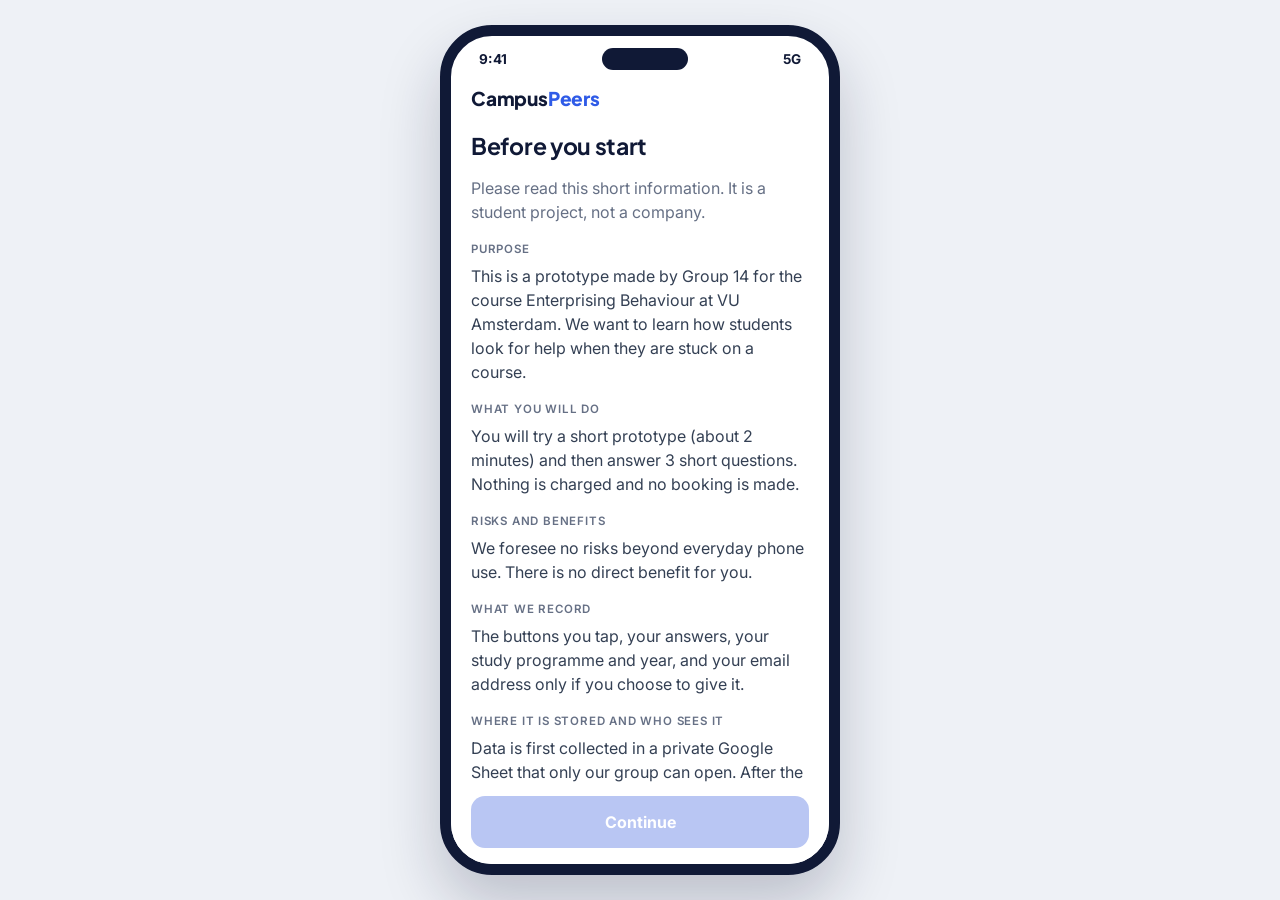
<file: index.html>
<!DOCTYPE html>
<html lang="en">
<head>
  <meta charset="utf-8">
  <meta name="viewport" content="width=device-width, initial-scale=1, viewport-fit=cover">
  <meta name="theme-color" content="#ffffff">
  <title>CampusPeers – course project prototype</title>
  <link rel="preconnect" href="https://fonts.googleapis.com">
  <link rel="preconnect" href="https://fonts.gstatic.com" crossorigin>
  <link href="https://fonts.googleapis.com/css2?family=Inter:wght@400;500;600;700&family=Plus+Jakarta+Sans:wght@700;800&display=swap" rel="stylesheet">
  <link rel="stylesheet" href="css/styles.css">
</head>
<body>
  <div class="stage">
    <div class="phone">
      <div class="statusbar" aria-hidden="true"><span>9:41</span><span class="island"></span><span>5G</span></div>
      <div id="app" class="screen"></div>
    </div>
  </div>
  <script src="js/data.js"></script>
  <script src="js/copy.js"></script>
  <script src="js/store.js"></script>
  <script src="js/views.js"></script>
  <script src="js/app.js"></script>
</body>
</html>
</file>
<file: css/styles.css>
/* CampusPeers prototype – mobile first. On wide screens the app sits in a phone frame for demos. */
:root {
  --blue: #2f5be7;
  --blue-dark: #2449c4;
  --blue-soft: #e9eefd;
  --ink: #101936;
  --text: #344054;
  --muted: #667085;
  --line: #e4e7ec;
  --soft: #f5f7fa;
  --green: #1e8e4a;
  --green-soft: #e7f6ec;
  --red: #c0362c;
  --radius: 14px;
  --head: "Plus Jakarta Sans", "Inter", system-ui, sans-serif;
  --body: "Inter", system-ui, -apple-system, "Segoe UI", Roboto, sans-serif;
}
* { box-sizing: border-box; }
html, body { height: 100%; margin: 0; }
body { font-family: var(--body); color: var(--text); background: #fff; -webkit-font-smoothing: antialiased; }
button, input, select { font: inherit; color: inherit; }
button { cursor: pointer; }
a { color: var(--blue); text-decoration: none; }

.stage { height: 100%; }
.phone { height: 100%; display: flex; flex-direction: column; background: #fff; }
.statusbar { display: none; }
.screen { flex: 1; min-height: 0; display: flex; flex-direction: column; }

/* ---------- layout inside a screen ---------- */
.topbar { display: flex; align-items: center; justify-content: space-between; padding: 14px 20px 6px; }
.brand { font-family: var(--head); font-weight: 800; font-size: 19px; color: var(--ink); letter-spacing: -.2px; }
.brand span { color: var(--blue); }
.toplink { background: none; border: 0; padding: 6px 0; color: var(--blue); font-weight: 600; font-size: 15px; }
.content { flex: 1; min-height: 0; overflow-y: auto; padding: 10px 20px 20px; }
.footer { padding: 12px 20px calc(16px + env(safe-area-inset-bottom)); background: #fff; }
.footer small { display: block; text-align: center; color: var(--muted); font-size: 12px; margin-top: 10px; }

h1 { font-family: var(--head); font-size: 23px; line-height: 1.2; color: var(--ink); margin: 6px 0 16px; letter-spacing: -.3px; }
h2 { font-family: var(--head); font-size: 18px; color: var(--ink); margin: 0 0 6px; }
p { line-height: 1.5; margin: 0 0 12px; }
.label { font-size: 11.5px; font-weight: 600; letter-spacing: .8px; text-transform: uppercase; color: var(--muted); margin: 18px 0 8px; }
.muted { color: var(--muted); }
.center { text-align: center; }

.btn { display: block; width: 100%; padding: 16px; border: 0; border-radius: var(--radius); background: var(--blue); color: #fff; font-weight: 700; font-size: 16px; }
.btn:hover { background: var(--blue-dark); }
.btn:disabled { background: #b9c6f3; cursor: not-allowed; }
.btn.ghost { background: #fff; color: var(--blue); border: 1.5px solid var(--line); }
.btn.small { width: auto; display: inline-block; padding: 9px 13px; font-size: 13.5px; border-radius: 10px; margin: 0 6px 8px 0; }
.btn.danger { background: #fff; color: var(--red); border: 1.5px solid #f0c9c5; }

.input { width: 100%; padding: 14px; border: 1.5px solid var(--line); border-radius: 12px; background: #fff; font-size: 15px; outline: none; }
.input:focus { border-color: var(--blue); }
.input.error { border-color: var(--red); }
.search { position: relative; }
.search svg { position: absolute; left: 14px; top: 50%; transform: translateY(-50%); }
.search .input { padding-left: 40px; border-color: var(--blue); }
.errmsg { color: var(--red); font-size: 13px; margin: 6px 2px 0; min-height: 18px; }

/* ---------- cards ---------- */
.card { display: flex; align-items: center; justify-content: space-between; gap: 12px; width: 100%; text-align: left; padding: 14px; margin-bottom: 10px; background: #fff; border: 1.5px solid var(--line); border-radius: var(--radius); }
.card.selected { border-color: var(--blue); background: var(--blue-soft); }
.card b { display: block; color: var(--ink); font-size: 15.5px; margin-bottom: 3px; }
.card span.sub { font-size: 13px; color: var(--muted); }
.badge { flex: none; padding: 5px 10px; border-radius: 999px; background: var(--green-soft); color: var(--green); font-size: 12px; font-weight: 600; white-space: nowrap; }
.badge.blue { background: var(--blue-soft); color: var(--blue); }
.empty { padding: 24px 0; text-align: center; color: var(--muted); }

.hero-icon { width: 92px; height: 92px; border-radius: 50%; background: var(--blue-soft); display: grid; place-items: center; margin: 28px auto 18px; }
.summary { background: var(--soft); border-radius: 12px; padding: 14px; font-size: 14px; line-height: 1.5; margin-top: 14px; }
.summary b { color: var(--ink); }


table { width: 100%; border-collapse: collapse; font-size: 13.5px; margin-bottom: 6px; }
th, td { padding: 8px 6px; border-bottom: 1px solid var(--line); text-align: right; }
th:first-child, td:first-child { text-align: left; }
th { color: var(--muted); font-weight: 600; font-size: 12px; }
.pill { display: inline-block; padding: 3px 9px; border-radius: 999px; background: var(--ink); color: #fff; font-size: 12px; font-weight: 700; }


/* ---------- study screens ---------- */
.badge.neutral { background: var(--soft); color: var(--text); }
.card.opt { flex-direction: column; align-items: stretch; gap: 10px; cursor: default; }
.opt-top { display: flex; align-items: flex-start; justify-content: space-between; gap: 12px; }
.opt-top .sub { display: block; }
.card.opt .btn.small { width: 100%; margin: 0; text-align: center; }

.choices { display: flex; flex-direction: column; gap: 8px; }
.choice { display: flex; align-items: center; gap: 12px; padding: 14px; border: 1.5px solid var(--line); border-radius: 12px; background: #fff; cursor: pointer; line-height: 1.35; }
.choice input { flex: none; width: 20px; height: 20px; margin: 0; accent-color: var(--blue); }
.choice.selected { border-color: var(--blue); background: var(--blue-soft); }
.choice.consent { margin-top: 18px; }

.warn { background: #fff4e5; border: 1.5px solid #f3c98b; color: #7a4b00; border-radius: 12px; padding: 12px 14px; font-size: 14px; line-height: 1.45; margin: 10px 0; }
.small { font-size: 13px; }
.pct { color: var(--muted); font-size: 12px; }
tr.hit td { background: var(--green-soft); font-weight: 600; }
.ok { color: var(--green); }
td { vertical-align: top; }

/* ---------- desktop: show the app inside a phone frame ---------- */
@media (min-width: 600px) and (min-height: 700px) {
  body { background: #eef1f6; }
  .stage { display: grid; place-items: center; padding: 20px; }
  .phone { width: 400px; height: min(850px, calc(100vh - 40px)); border: 11px solid var(--ink); border-radius: 52px; overflow: hidden; box-shadow: 0 30px 60px rgba(16, 25, 54, .22); }
  .statusbar { display: flex; align-items: center; justify-content: space-between; padding: 12px 28px 2px; font-weight: 700; font-size: 13.5px; color: var(--ink); }
  .island { width: 86px; height: 22px; border-radius: 12px; background: var(--ink); }
}
</file>
